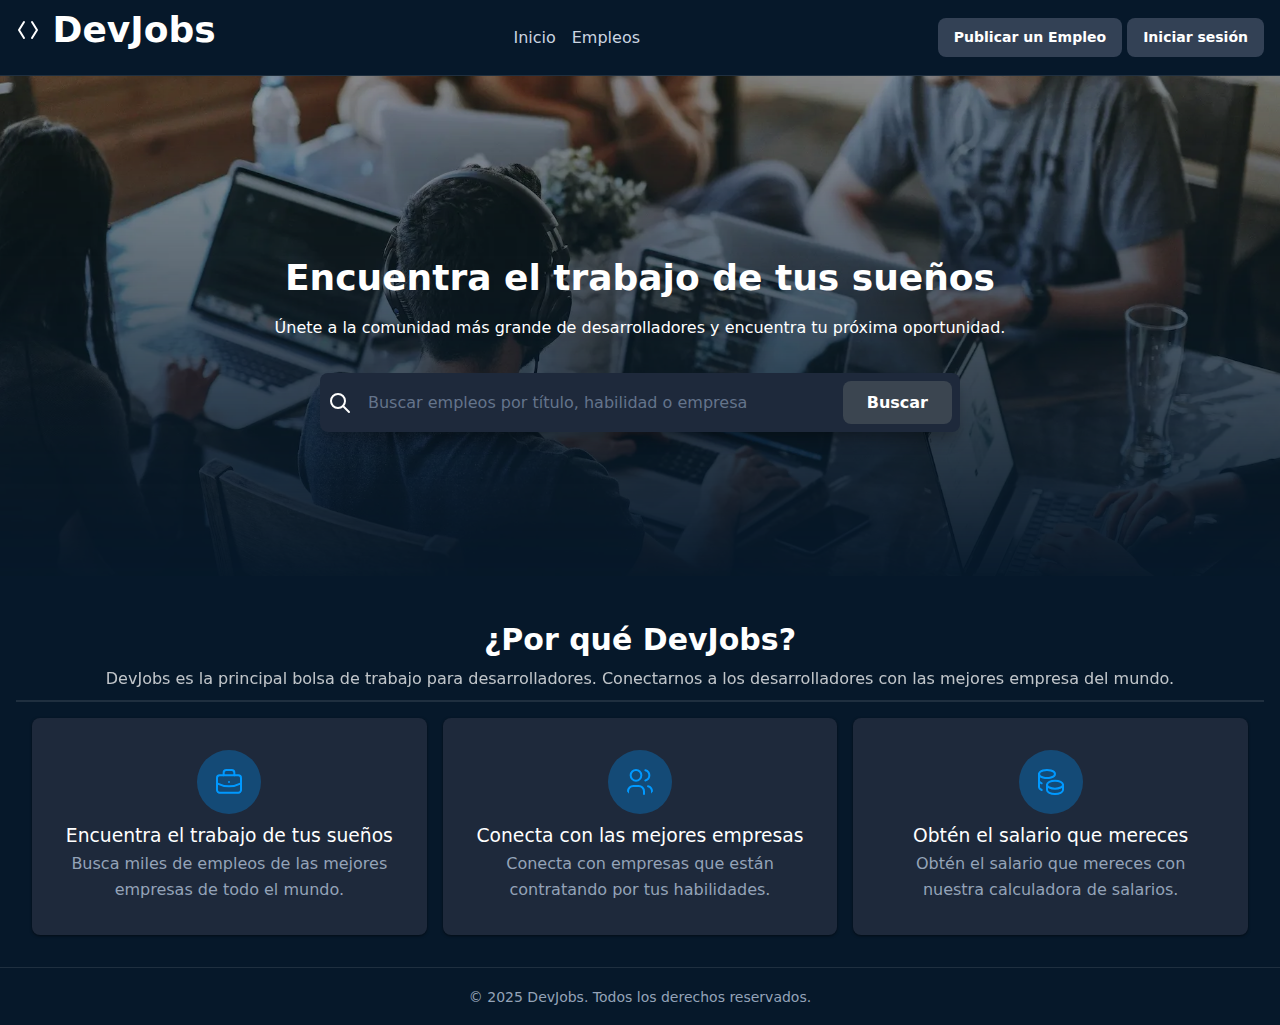
<file: index.html>
<!DOCTYPE html>

<html lang="es">
    <head>
        <title>DevJobs - Inicio</title>
        <meta charset="UTF-8" />
        <meta name="description" content="Encuentra las mejores ofertas de trabajo para desarrolladores en DevJobs.">
        <link rel="stylesheet" href="./styles.css">
    </head>

    <body>
        <header>
            <h1>
                <svg xmlns="http://www.w3.org/2000/svg" width="24" height="24"
                    viewBox="0 0 24 24" fill="none" stroke="currentColor" stroke-width="2"
                    stroke-linecap="round" stroke-linejoin="round"
                    class="icon icon-tabler icons-tabler-outline icon-tabler-brackets-angle">
                    <path stroke="none" d="M0 0h24v24H0z" fill="none"/>
                    <path d="M8 4l-5 8l5 8" /><path d="M16 4l5 8l-5 8" />
                </svg>
                DevJobs
            </h1>

            <nav>
                <a href="">Inicio</a>
                <a href="">Empleos</a>
            </nav>

            <div>
                <a href="">Publicar un Empleo</a>
                <a href="">Iniciar sesión</a>
            </div>
        </header>

        <main>
            <section>
                <img src="./background.webp" width="200"/>

                <h1>Encuentra el trabajo de tus sueños</h1>

                <p>
                    Únete a la comunidad más grande de desarrolladores y encuentra tu próxima oportunidad.
                </p>

                <form role="search">
                    <div>
                        <svg
                            xmlns="http://www.w3.org/2000/svg"
                            width="24" height="24" viewBox="0 0 24 24" 
                            fill="none" stroke="currentColor"  stroke-width="2"
                            stroke-linecap="round" stroke-linejoin="round"
                            class="icon icon-tabler icons-tabler-outline icon-tabler-search">
                            <path stroke="none" d="M0 0h24v24H0z" fill="none"/>
                            <path d="M10 10m-7 0a7 7 0 1 0 14 0a7 7 0 1 0 -14 0" />
                            <path d="M21 21l-6 -6" />
                        </svg>
    
                        <input required type="text"
                        placeholder="Buscar empleos por título, habilidad o empresa"
                        />
    
                        <button type="submit">Buscar</button>
                    </div>
                </form>
            </section>

            <section>
                <header>
                    <h2>¿Por qué DevJobs?</h2>

                    <p>
                        DevJobs es la principal bolsa de trabajo para desarrolladores.
                        Conectarnos a los desarrolladores con las mejores empresa del mundo.
                    </p>
                </header>

                <footer>
                    <article>
                        <svg
                            xmlns="http://www.w3.org/2000/svg"
                            width="24" height="24" viewBox="0 0 24 24"
                            fill="none" stroke="currentColor" stroke-width="1.5"
                            stroke-linecap="round"  stroke-linejoin="round"
                            class="icon icon-tabler icons-tabler-outline icon-tabler-briefcase">
                            <path stroke="none" d="M0 0h24v24H0z" fill="none"/>
                            <path d="M3 7m0 2a2 2 0 0 1 2 -2h14a2 2 0 0 1 2 2v9a2 2 0 0 1 -2 2h-14a2 2 0 0 1 -2 -2z" />
                            <path d="M8 7v-2a2 2 0 0 1 2 -2h4a2 2 0 0 1 2 2v2" />
                            <path d="M12 12l0 .01" />
                            <path d="M3 13a20 20 0 0 0 18 0" />
                        </svg>

                        <h3>Encuentra el trabajo de tus sueños</h3>

                        <p>Busca miles de empleos de las mejores empresas de todo el mundo.</p>
                    </article>

                    <article>
                        <svg
                            xmlns="http://www.w3.org/2000/svg"
                            width="24" height="24" viewBox="0 0 24 24"
                            fill="none" stroke="currentColor" stroke-width="1.5"
                            stroke-linecap="round" stroke-linejoin="round"
                            class="icon icon-tabler icons-tabler-outline icon-tabler-users">
                            <path stroke="none" d="M0 0h24v24H0z" fill="none"/>
                            <path d="M9 7m-4 0a4 4 0 1 0 8 0a4 4 0 1 0 -8 0" />
                            <path d="M3 21v-2a4 4 0 0 1 4 -4h4a4 4 0 0 1 4 4v2" />
                            <path d="M16 3.13a4 4 0 0 1 0 7.75" />
                            <path d="M21 21v-2a4 4 0 0 0 -3 -3.85" />
                        </svg>

                        <h3>Conecta con las mejores empresas</h3>

                        <p>Conecta con empresas que están contratando por tus habilidades.</p>
                    </article>

                    <article>
                        <svg
                            xmlns="http://www.w3.org/2000/svg"
                            width="24" height="24" viewBox="0 0 24 24"
                            fill="none" stroke="currentColor" stroke-width="1.5"
                            stroke-linecap="round" stroke-linejoin="round"
                            class="icon icon-tabler icons-tabler-outline icon-tabler-coins">
                            <path stroke="none" d="M0 0h24v24H0z" fill="none"/>
                            <path d="M9 14c0 1.657 2.686 3 6 3s6 -1.343 6 -3s-2.686 -3 -6 -3s-6 1.343 -6 3z" />
                            <path d="M9 14v4c0 1.656 2.686 3 6 3s6 -1.344 6 -3v-4" />
                            <path d="M3 6c0 1.072 1.144 2.062 3 2.598s4.144 .536 6 0c1.856 -.536 3 -1.526 3 -2.598c0 -1.072 -1.144 -2.062 -3 -2.598s-4.144 -.536 -6 0c-1.856 .536 -3 1.526 -3 2.598z" />
                            <path d="M3 6v10c0 .888 .772 1.45 2 2" />
                            <path d="M3 11c0 .888 .772 1.45 2 2" />
                        </svg>

                        <h3>Obtén el salario que mereces</h3>

                        <p>Obtén el salario que mereces con nuestra calculadora de salarios.</p>
                    </article>
                </footer>
            </section>
        </main>

        <footer>
            <small>&copy; 2025 DevJobs. Todos los derechos reservados.</small>
        </footer>
    </body>
</html>
</file>
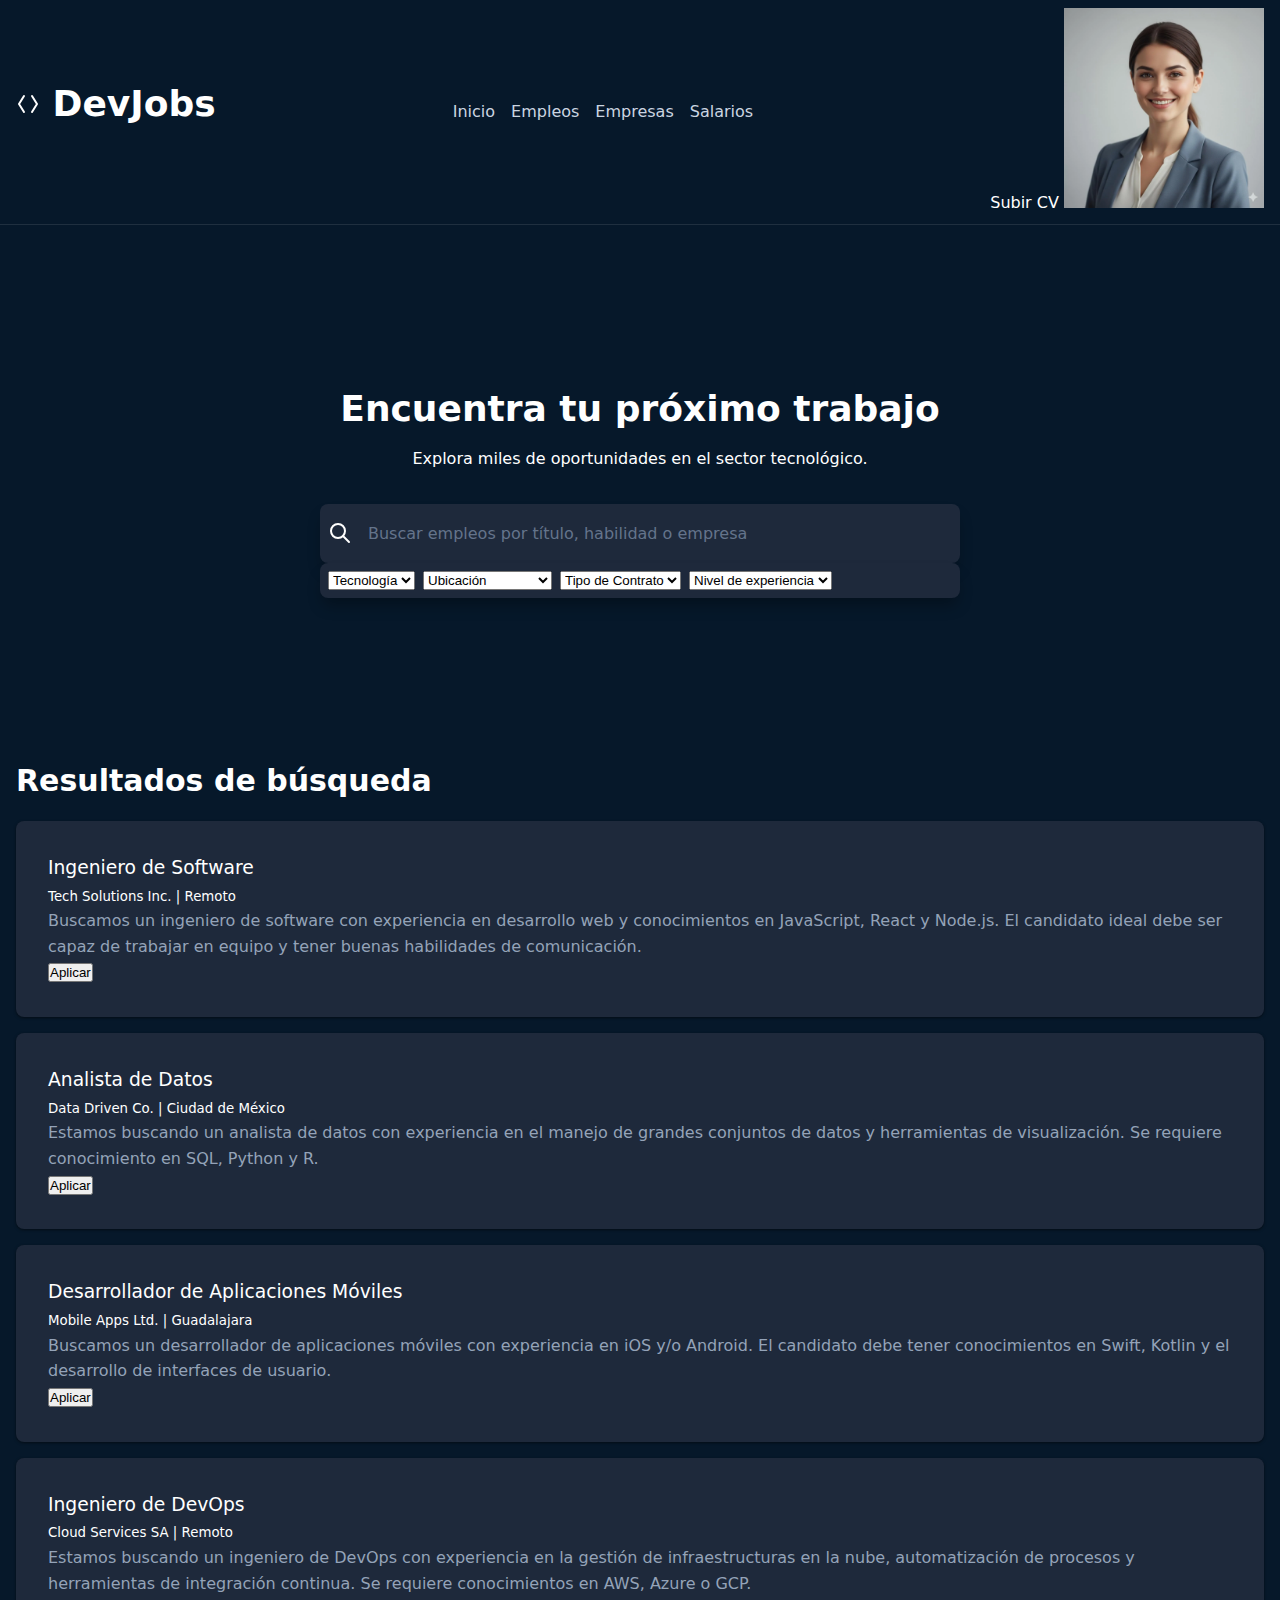
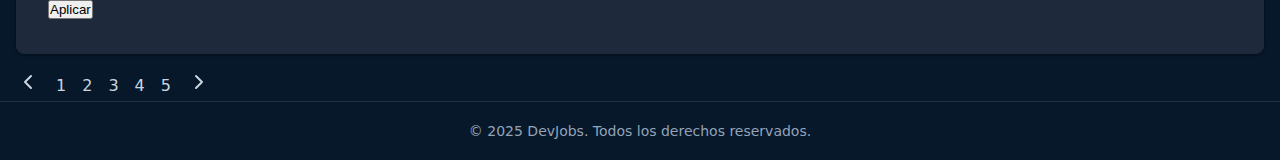
<file: empleos.html>
<!DOCTYPE html>

<html lang="es">
    <head>
        <title>DevJobs - Empleos</title>
        <meta charset="UTF-8" />
        <meta name="description" content="Encuentra las mejores ofertas de trabajo para desarrolladores en DevJobs." />
        <link rel="stylesheet" href="./styles.css">

        <script async src="./script.js"></script>
    </head>

    <body>
        <header>
            <h1>
                <svg xmlns="http://www.w3.org/2000/svg" width="24" height="24"
                    viewBox="0 0 24 24" fill="none" stroke="currentColor" stroke-width="2"
                    stroke-linecap="round" stroke-linejoin="round"
                    class="icon icon-tabler icons-tabler-outline icon-tabler-brackets-angle">
                    <path stroke="none" d="M0 0h24v24H0z" fill="none"/>
                    <path d="M8 4l-5 8l5 8" /><path d="M16 4l5 8l-5 8" />
                </svg>
                DevJobs
            </h1>

            <nav>
                <a href="./index.html">Inicio</a>
                <a href="">Empleos</a>
                <a href="">Empresas</a>
                <a href="">Salarios</a>
            </nav>

            <div class="header-actions">
                <label for="CV">Subir CV</label>
                <input type="file" id="CV" hidden/>

                <img src="./professional-profile.webp" width="200">
            </div>
        </header>

        <main>
            <section class="jobs-search">
                <h1>Encuentra tu próximo trabajo</h1>

                <p>
                    Explora miles de oportunidades en el sector tecnológico.
                </p>

                <form id="empleos-search-form" role="search">
                    <div class="search-bar">
                        <svg
                            xmlns="http://www.w3.org/2000/svg"
                            width="24" height="24" viewBox="0 0 24 24" 
                            fill="none" stroke="currentColor"  stroke-width="2"
                            stroke-linecap="round" stroke-linejoin="round"
                            class="icon icon-tabler icons-tabler-outline icon-tabler-search">
                            <path stroke="none" d="M0 0h24v24H0z" fill="none"/>
                            <path d="M10 10m-7 0a7 7 0 1 0 14 0a7 7 0 1 0 -14 0" />
                            <path d="M21 21l-6 -6" />
                        </svg>
    
                        <input name="search" id="empleos-search-input" required type="text"
                        placeholder="Buscar empleos por título, habilidad o empresa"
                        />
                    </div>

                    <div class="search-filters">
                        <select name="technology" id="filter-technology">
                            <option value="">Tecnología</option>
                            <option value="javaccript">JavaScript</option>
                            <option value="python">Python</option>
                            <option value="java">Java</option>
                            <option value="react">React</option>
                            <option value="nodejs">NodeJs</option>
                        </select>

                        <select name="location" id="filter-location">
                            <option value="">Ubicación</option>
                            <option value="remoto">Remoto</option>
                            <option value="cdmx">Ciudad de México</option>
                            <option value="guadalajara">Guadaljara</option>
                            <option value="monterrey">Monterrey</option>
                            <option value="barcelona">Barcelona</option>
                        </select>

                        <select name="contract" id="filter-contract">
                            <option value="">Tipo de Contrato</option>
                            <option value="full-time">Full Time</option>
                            <option value="part-time">Part Time</option>
                            <option value="freelance">Freelance</option>
                        </select>

                        <select name="experience-level" id="filter-experience-level">
                            <option value="">Nivel de experiencia</option>
                            <option value="junior">Junior</option>
                            <option value="mid">Mid-level</option>
                            <option value="senior">Senior</option>
                            <option value="lead">Lead</option>
                        </select>
                    </div>
                </form>

                <span id="filter-selected-value"></span>
            </section>

            <section>
                <h2>Resultados de búsqueda</h2>

                <div class="job-listings">
                    <article class="job-listing-card">
                        <div>
                            <h3>Ingeniero de Software</h3>

                            <small>Tech Solutions Inc. | Remoto</small>

                            <p>Buscamos un ingeniero de software con experiencia en desarrollo web y conocimientos en JavaScript,
                                React y Node.js. El candidato ideal debe ser capaz de trabajar en equipo y tener buenas habilidades
                                de comunicación.
                            </p>
                        </div>

                        <button id="boton-importante" class="button-apply-job">Aplicar</button>
                    </article>

                    <article class="job-listing-card">
                        <div>
                            <h3>Analista de Datos</h3>

                            <small>Data Driven Co. | Ciudad de México</small>

                            <p>Estamos buscando un analista de datos con experiencia en el manejo de grandes
                                conjuntos de datos y herramientas de visualización. Se requiere conocimiento 
                                en SQL, Python y R.
                            </p>
                        </div>

                        <button class="button-apply-job">Aplicar</button>
                    </article>

                    <article class="job-listing-card">
                        <div>
                            <h3>Desarrollador de Aplicaciones Móviles</h3>

                            <small>Mobile Apps Ltd. | Guadalajara</small>
                            
                            <p>Buscamos un desarrollador de aplicaciones móviles con experiencia en iOS y/o Android.
                                El candidato debe tener conocimientos en Swift, Kotlin y el desarrollo de interfaces
                                de usuario.
                            </p>
                        </div>

                        <button class="button-apply-job">Aplicar</button>
                    </article>

                    <article class="job-listing-card">
                        <div>
                            <h3>Ingeniero de DevOps</h3>

                            <small>Cloud Services SA | Remoto</small>

                            <p>Estamos buscando un ingeniero de DevOps con experiencia en la gestión de infraestructuras
                                en la nube, automatización de procesos y herramientas de integración continua. Se requiere
                                conocimientos en AWS, Azure o GCP.
                            </p>
                        </div>

                        <button class="button-apply-job">Aplicar</button>
                    </article>
                </div>

                <nav class="pagination">
                    <a href="#">
                        <svg xmlns="http://www.w3.org/2000/svg" width="24" height="24"
                            viewBox="0 0 24 24" fill="none" stroke="currentColor" stroke-width="2"
                            stroke-linecap="round" stroke-linejoin="round"
                            class="icon icon-tabler icons-tabler-outline icon-tabler-chevron-left">
                            <path stroke="none" d="M0 0h24v24H0z" fill="none"/>
                            <path d="M15 6l-6 6l6 6" />
                        </svg>
                    </a>

                    <a class="is-active" href="#">1</a>
                    <a href="#">2</a>
                    <a href="#">3</a>
                    <a href="#">4</a>
                    <a href="#">5</a>

                    <a href="#">
                        <svg xmlns="http://www.w3.org/2000/svg" width="24" height="24"
                            viewBox="0 0 24 24" fill="none" stroke="currentColor" stroke-width="2"
                            stroke-linecap="round" stroke-linejoin="round"
                            class="icon icon-tabler icons-tabler-outline icon-tabler-chevron-right">
                            <path stroke="none" d="M0 0h24v24H0z" fill="none"/>
                            <path d="M9 6l6 6l-6 6" />
                        </svg>
                    </a>
                </nav>
            </section>
        </main>

        <footer>
            <small>&copy; 2025 DevJobs. Todos los derechos reservados.</small>
        </footer>
    </body>
</html>
</file>
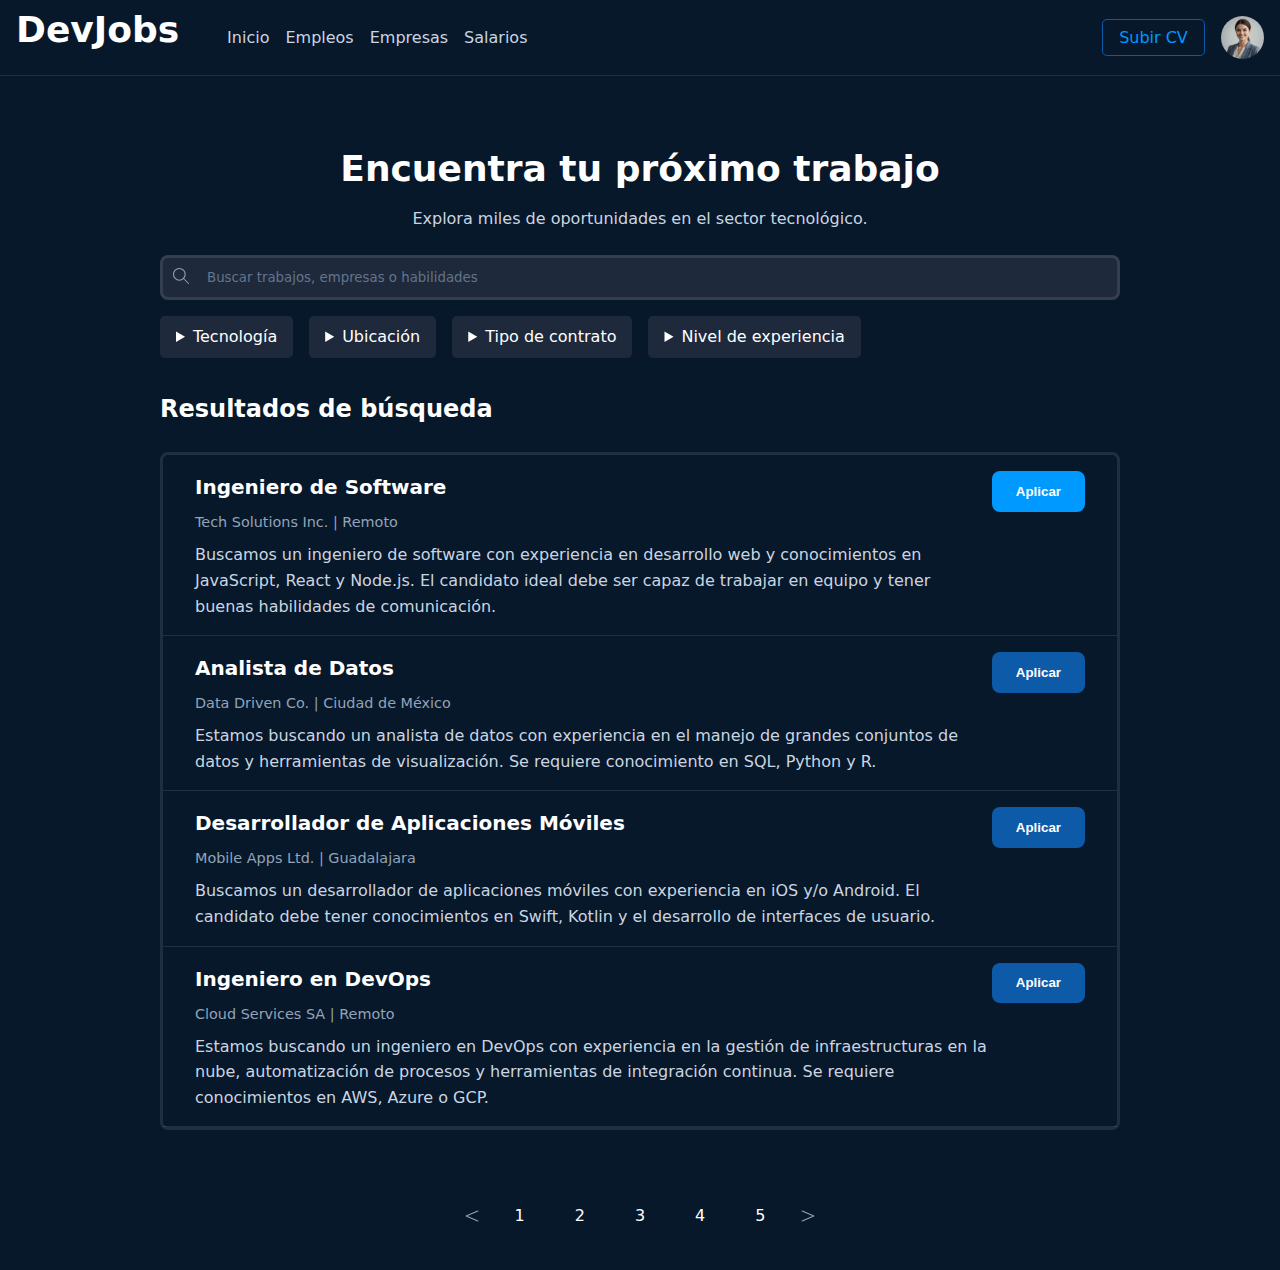
<file: resultados.html>
<!DOCTYPE html>

<html lang="es">
    <head>
        <title>DevJobs - Resultados de Búsqueda</title>
        <meta name="description" content="Encuentra las mejores ofertas de trabajo para desarrolladores en DevJobs.">
        <link rel="stylesheet" href="./results.css">

        <script type="module" src="./script.js"></script>
    </head>

    <body>
        <header role="navigation">
            <div>
                <h1>DevJobs</h1>

                <nav>
                    <a href="">Inicio</a>
                    <a href="">Empleos</a>
                    <a href="">Empresas</a>
                    <a href="">Salarios</a>
                </nav>
            </div>

            <div>
                <label for="CV">Subir CV</label>
                <input type="file" id="CV" hidden/>

                <img src="./professional-profile.webp" width="200">
            </div>
        </header>

        <main>
            <section>
                <header>
                    <h2>Encuentra tu próximo trabajo</h2>

                    <p>Explora miles de oportunidades en el sector tecnológico.</p>
                </header>

                <div>
                    <form role="search">
                        <svg xmlns="http://www.w3.org/2000/svg" width="20" height="20"
                            viewBox="0 0 24 24" fill="none" stroke="currentColor"
                            stroke-width="1.25" stroke-linecap="round" stroke-linejoin="round"
                            class="icon icon-tabler icons-tabler-outline icon-tabler-search">
                            <path stroke="none" d="M0 0h24v24H0z" fill="none"/>
                            <path d="M10 10m-7 0a7 7 0 1 0 14 0a7 7 0 1 0 -14 0" />
                            <path d="M21 21l-6 -6" />
                        </svg>

                        <input type="search" placeholder="Buscar trabajos, empresas o habilidades" style="border: none;">
                    </form>
                    
                    <ul role="option">
                        <details>
                            <summary>Tecnología</summary>
                        </details>

                        <details>
                            <summary>Ubicación</summary>
                        </details>

                        <details>
                            <summary>Tipo de contrato</summary>
                        </details>

                        <details>
                            <summary>Nivel de experiencia</summary>
                        </details>
                    </ul>
                </div>
            </section>

            <section>
                <h3>Resultados de búsqueda</h3>

                <div>
                    <article>
                        <div>
                            <h4>Ingeniero de Software</h4>
                            <h5>Tech Solutions Inc. | Remoto</h5>
                            <p>Buscamos un ingeniero de software con experiencia en desarrollo web y conocimientos en JavaScript, React
                                y Node.js. El candidato ideal debe ser capaz de trabajar en equipo y tener buenas habilidades de comunicación.
                            </p>
                        </div>

                        <button id="boton-importante">Aplicar</button>
                    </article>

                    <article>
                        <div>
                            <h4>Analista de Datos</h4>
                            <h5>Data Driven Co. | Ciudad de México</h5>
                            <p>Estamos buscando un analista de datos con experiencia en el manejo de grandes conjuntos de datos y herramientas
                                de visualización. Se requiere conocimiento en SQL, Python y R.

                            </p>
                        </div>

                        <button>Aplicar</button>
                    </article>

                    <article>
                        <div>
                            <h4>Desarrollador de Aplicaciones Móviles</h4>
                            <h5>Mobile Apps Ltd. | Guadalajara</h5>
                            <p>Buscamos un desarrollador de aplicaciones móviles con experiencia en iOS y/o Android. El candidato debe tener
                                conocimientos en Swift, Kotlin y el desarrollo de interfaces de usuario.
                            </p>
                        </div>

                        <button>Aplicar</button>
                    </article>

                    <article>
                        <div>
                            <h4>Ingeniero en DevOps</h4>
                            <h5>Cloud Services SA | Remoto</h5>
                            <p>Estamos buscando un ingeniero en DevOps con experiencia en la gestión de infraestructuras en la nube, automatización
                                de procesos y herramientas de integración continua. Se requiere conocimientos en AWS, Azure o GCP.
                            </p>
                        </div>

                        <button>Aplicar</button>
                    </article>     
                </div>

            </section>
        </main>

        <footer>
            <svg xmlns="http://www.w3.org/2000/svg" width="20" height="20"
                viewBox="0 0 24 24" fill="none" stroke="currentColor"
                stroke-width="1.25" stroke-linecap="round" stroke-linejoin="round"
                class="icon icon-tabler icons-tabler-outline icon-tabler-math-lower">
                <path stroke="none" d="M0 0h24v24H0z" fill="none"/>
                <path d="M19 18l-14 -6l14 -6" />
            </svg>

            <ul role="navigation">
                <li>1</li>
                <li>2</li>
                <li>3</li>
                <li>4</li>
                <li>5</li>
            </ul>

            <svg xmlns="http://www.w3.org/2000/svg" width="20" height="20"
                viewBox="0 0 24 24" fill="none" stroke="currentColor"
                stroke-width="1.25" stroke-linecap="round" stroke-linejoin="round"
                class="icon icon-tabler icons-tabler-outline icon-tabler-math-greater">
                <path stroke="none" d="M0 0h24v24H0z" fill="none"/>
                <path d="M5 18l14 -6l-14 -6" />
            </svg>
        </footer>
    </body>
</html>
</file>
<file: styles.css>
* {
    margin: 0;
    padding: 0;
    box-sizing: border-box;
}

:root {
    --primary: #3b4550;
    --pirmary-dark: #0a3d66;
    --primary-hover: #0d5ba8;
    --primary-light: #09f;
    --background: #06182a;
    --text-primary: #ffffff;
    --text-secondary: #cbd5e1;
    --text-muted: #94a3b8;
    --border: rgba(255, 255, 255, 0.1);
    --card-bg: #1e293b;
    --shadow: rgba(0, 0, 0, 0.3);
    --input-bg: #1e293b;
    --hsla-example: hsla(210, 100%, 56%, 1);
}

@font-face {
    font-family: 'Inter Variable';
    font-style: normal;
    font-display: swap;
    font-weight: 100 900;
    src: url(https://cdn.jsdelivr.net/fontsource/fonts/inter:vf@latest/latin-wght-normal.woff2) format('woff2-variations');
    unicode-range: U+0000-00FF,U+0131,U+0152-0153,U+02BB-02BC,U+02C6,U+02DA,U+02DC,U+0304,U+0308,U+0329,U+2000-206F,U+20AC,U+2122,U+2191,U+2193,U+2212,U+2215,U+FEFF,U+FFF;
}

body {
    font-family: system-ui;
    background-color: var(--background);
    color: var(--text-primary);
    min-height: 100vh;
    display: flex;
    flex-direction: column;
    line-height: 1.6;
}

/* Títulos principales */
h1 {
    font-size: 2.25rem;
    font-weight: 900;
    margin-bottom: 1rem;
    line-height: 1.2;
    text-wrap: balance;
}

h1 + p {
    text-wrap: balance;
    margin-bottom: 2rem;
}

/* Header */
header {
    border-bottom: 1px solid var(--border);
    background: var(--background);
    padding: .5rem 1rem;
    display: flex;
    align-items: center;
    justify-content: space-between;
    gap: 2rem;

    h2 {
        font-size: 1.25rem;
        font-weight: 700;
        color: var(--text-primary);
    }
}

/* Navegación del header a otras páginas */
nav {
    display: flex;
    align-items: center;
    gap: 1rem;

    a {
        text-decoration: none;
        color: var(--text-secondary);
        transition: color 0.2s;
        font-weight: 500;

        &:hover, &:focus {
            color: var(--primary);
            outline: none;
        }
    }
}

/* Botones del Header */
header div a {
    padding: 0.5rem 1rem;
    border-radius: 0.5rem;
    background-color: #334155;
    color: var(--text-primary);
    display: inline-block;
    font-size: 0.875rem;
    font-weight: 700;
    text-decoration: none;
}

/* Hero */
main > section:nth-child(1) {
    height: 500px;
    text-align: center;
    display: flex;
    flex-direction: column;
    justify-content: center;
    align-items: center;

    h1 {
        padding-top: 36px;

    }

    & > img {
        position: absolute;
        width: 100%;
        height: 100%;
        object-fit: cover;
        z-index: -1;
        left: 0;
        right: 0;
        mask-image: linear-gradient(to bottom, rgba(16, 25, 34, 1) 5%, rgba(16, 25, 34, 0) 80%);
    }
}

/* Formulario de Búsqueda */
form {
    max-width: 42rem;
    width: 100%;
    margin: 0 auto;
    padding-inline: 1rem;
}

form > div {
    display: flex;
    align-items: center;
    background-color: var(--input-bg);
    border-radius: 0.5rem;
    box-shadow: 0 10px 15px -3px var(--shadow);
    padding: 0.5rem;
    gap: 0.5rem;
}

form span {
    padding-left: 0.75rem;
    color: var(--text-muted);
    display: flex;
    align-items: center;
    flex-shrink: 0;
}

form input[type="text"] {
    flex: 1;
    background: transparent;
    border: none;
    outline: none;
    color: var(--text-primary);
    padding: 0.75rem 0.5rem;
    font-size: 1rem;
    font-family: inherit;
}

form input[type="text"]::placeholder {
    color: #64748b;
}

form button[type="submit"] {
    padding: 0.75rem 1.5rem;
    border-radius: 0.5rem;
    background-color: var(--primary);
    color: white;
    font-weight: 700;
    border: none;
    cursor: pointer;
    transition: background-color 0.2s;
    font-family: inherit;
    font-size: 1rem;
    white-space: nowrap;
}

form button[type="submit"]:hover, form button[type="submit"]:focus {
    background-color: var(--primary-hover);
    outline: 2px solid white;
    outline-offset: 2px;
}

/* Features Section */
main > section:nth-child(2) {
    padding-inline: 1rem;
    background-color: var(--background);
    padding-top: 2rem;

    & > header {
        gap: 2px;
        flex-direction: column;

        h2 {
            margin-bottom: 0;
        }

        p {
            opacity: .75;
        }
    }

    & > div {
        max-width: 1280px;
        margin: 0 auto;
    }

}

main > section:nth-child(2) h2 {
    font-size: 1.875rem;
    font-weight: 700;
    color: var(--text-primary);
    margin-bottom: 1rem;
}

main > section:nth-child(2) > div > div:first-child > p {
    font-size: 1.125rem;
    color: var(--text-muted);
    max-width: 42rem;
    margin: 0 auto;
}

/* Grid Features */
main > section:nth-child(2) footer {
    display: grid;
    grid-template-columns: repeat(auto-fit, minmax(280px, 1fr));
    gap: 16px;
}

/* Footer */
footer {
    background-color: var(--background);
    border-top: 1px solid var(--border);
    text-align: center;
    padding: 16px;

    small {
        color: var(--text-muted);
        font-size: 0.875rem;
    }
}

article {
    background-color: var(--card-bg);
    padding: 2rem;
    margin-bottom: 16px;
    border-radius: 0.5rem;
    box-shadow: 0px 1px 3px 0px rgba(0, 0, 0, 0.5);

    svg {
        color: var(--primary-light);
        background: rgba(0, 153, 255, .3);
        width: 64px;
        height: 64px;
        border-radius: 100%;
        padding: 16px;
    }

    p {
        color: var(--text-muted);
    }

    h3 {
        font-weight: 500;
    }
}
</file>
<file: results.css>
* {
    margin: 0;
    padding: 0;
    box-sizing: border-box;
}

:root {
    --primary: #3b4550;
    --pirmary-dark: #0a3d66;
    --primary-hover: #0d5ba8;
    --primary-light: #09f;
    --background: #06182a;
    --text-primary: #ffffff;
    --text-secondary: #cbd5e1;
    --text-muted: #94a3b8;
    --border: rgba(255, 255, 255, 0.1);
    --card-bg: #1e293b;
    --shadow: rgba(0, 0, 0, 0.3);
    --input-bg: #1e293b;
    --hsla-example: hsla(210, 100%, 56%, 1);
}

@font-face {
    font-family: 'Inter Variable';
    font-style: normal;
    font-display: swap;
    font-weight: 100 900;
    src: url(https://cdn.jsdelivr.net/fontsource/fonts/inter:vf@latest/latin-wght-normal.woff2) format('woff2-variations');
    unicode-range: U+0000-00FF,U+0131,U+0152-0153,U+02BB-02BC,U+02C6,U+02DA,U+02DC,U+0304,U+0308,U+0329,U+2000-206F,U+20AC,U+2122,U+2191,U+2193,U+2212,U+2215,U+FEFF,U+FFF;
}

body {
    font-family: system-ui;
    background-color: var(--background);
    color: var(--text-primary);
    min-height: 100vh;
    display: flex;
    flex-direction: column;
    line-height: 1.6;
}

/* Títulos principales */
h1 {
    font-size: 2.25rem;
    font-weight: 900;
    margin-bottom: 1rem;
    line-height: 1.2;
    text-wrap: balance;
}

/* Header */
header {
    padding: .5rem 1rem;
    background: var(--background);
}

header[role="navigation"] {
    border-bottom: 1px solid var(--border);
    padding: .5rem 1rem;
    display: flex;
    align-items: center;
    justify-content: space-between;

    div {
        display: flex;
        align-items: center;
    }
}

nav {
    display: flex;
    align-items: center;
    gap: 1rem;

    a {
        text-decoration: none;
        color: var(--text-secondary);
        transition: color 0.2s;
        font-weight: 500;

        &:hover, &:focus {
            color: var(--primary);
            outline: none;
        }
    }
}

header > div:nth-child(1) {
    gap: 3rem;
}

header > div:nth-child(2) {
    gap: 1rem;

    label {
        border: 1px solid var(--primary-hover);
        border-radius: .3rem;
        color: var(--primary-light);
        padding: .3rem 1rem .3rem 1rem;
        cursor: pointer;
        transition: 0.2s;

        &:hover, &:focus {
            background: var(--pirmary-dark);
            outline: none;
        }
    }

    img {
        height: 2.7rem;
        width: auto;
        border-radius: 100%;
    }
}

/* Main */
main{
    display: flex;
    flex-direction: column;
    align-items: start;
    gap: 2rem;
    max-width: 60rem;
    margin: 2rem auto;
}

main > section:nth-child(1) {
    display: flex;
    flex-direction: column;
    align-items: center;
    gap: 1rem;
    justify-content: center;
    
    header {
        padding-top: 2rem;
        display: flex;
        flex-direction: column;
        align-items: center;
        justify-content: center;

        h2 {
            font-size: 2.25rem;
            font-weight: 700;
            margin-bottom: .5rem;
            text-wrap: balance;
            color: var(--text-primary);
        }

        p {
            color: var(--text-secondary);
        }
    }

    div {
        display: flex;
        flex-direction: column;
        gap: .5rem;
    }
}

form {
    display: flex;
    align-items: start;
    width: 60rem;
    background: var(--card-bg);
    border: 3px solid var(--border);
    border-radius: .5rem;

    svg {
        margin: .5rem;
        color: var(--text-muted);
    }
}

form input[type="search"] {
    flex: 1;
    background: transparent;
    border: none;
    outline: none;
    color: var(--text-primary);
    padding: 0.75rem 0.5rem;
    font-family: inherit;
}

form input[type="search"]::placeholder {
    color: #64748b;
}

ul {
    display: flex;
    align-items: center;
    list-style: none;
    gap: 1rem;
}

ul[role="option"] {
    justify-content: start;

    details {
        border-radius: .3rem;
        padding: .5rem 1rem;
        background: var(--card-bg);
        margin-top: .5rem;
        cursor: pointer;
    }
} 

main > section:nth-child(2) {
    display: flex;
    flex-direction: column;
    max-width: 60rem;
    gap: 1.5rem;

    h3 {
        font-size: 1.5rem;
        font-weight: 600;
    }
}

main > section:nth-child(2) > div {
    display: flex;
    flex-direction: column;
    border: 3px solid var(--border);
    border-radius: .5rem;

    article {
        display: flex;
        align-items: start;
        border-bottom: 1px solid var(--border);
        padding: 1rem 2rem;

        div {
            display: flex;
            flex-direction: column;
            gap: .5rem;
            
            h4 {
                font-size: 1.25rem;
                font-weight: 600;
                color: var(--text-primary);
            }

            h5 {
                font-size: .9rem;
                font-weight: 300;
                color: var(--text-muted);
            }

            p {
                font-weight: 300;
                color: var(--text-secondary);
            }
        }

        button {
            padding: .8rem 1.5rem;
            color: var(--text-primary);
            background: var(--primary-hover);
            border: none;
            border-radius: .5rem;
            font-weight: 600;
            cursor: pointer;
        }
    }
}

footer {
    display: flex;
    align-items: center;
    justify-content: center;
    gap: 1rem;

    svg {
        cursor: pointer;
        color: var(--text-muted);
    }
}

ul[role="navigation"] {
    justify-content: center;
    margin: 2rem 0;

    li {
        color: var(--text-primary);
        padding: .5rem 1rem;
        border: 1px solid transparent;
        border-radius: .3rem;
        cursor: pointer;
        transition: 0.2s;


        &:hover, &:focus {
            background: var(--primary-hover);
            outline: none;
        }
    }
}

#boton-importante {
    background: #09f;
}
</file>
